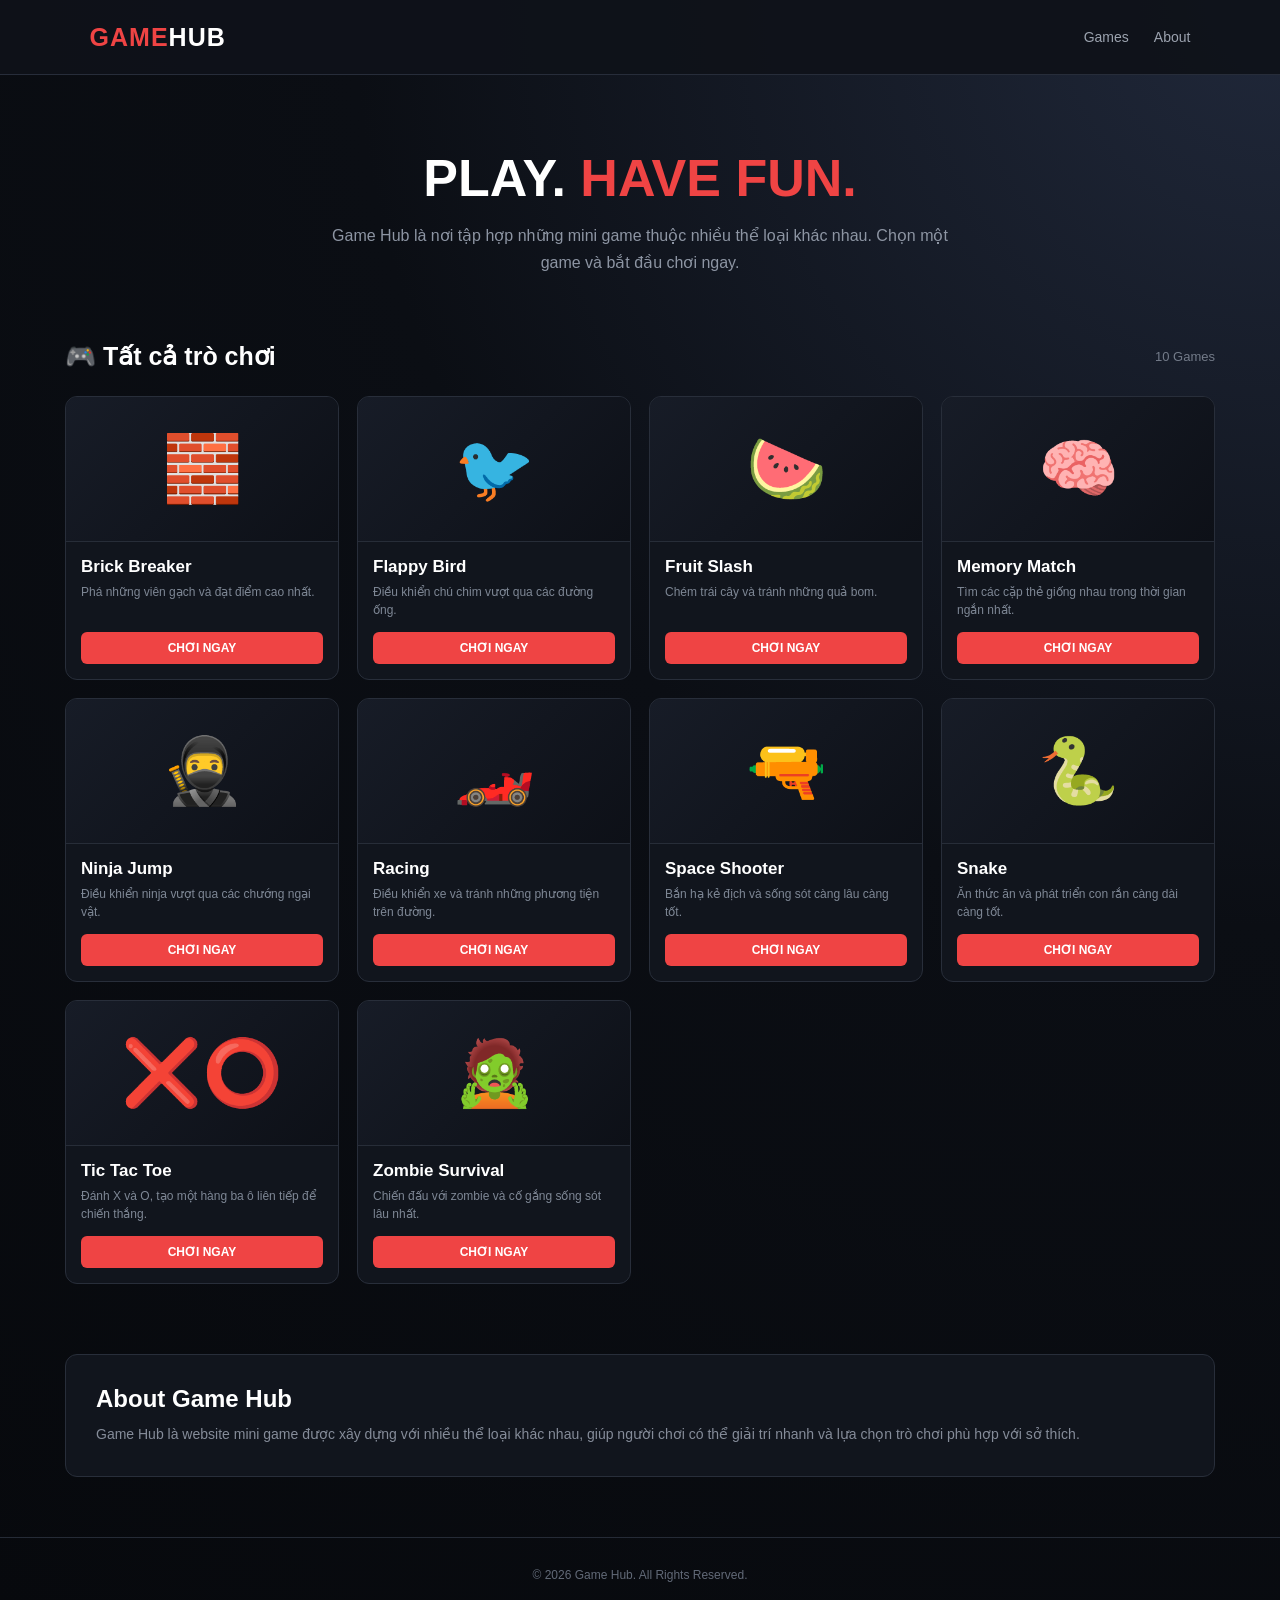
<file: index.html>
<!DOCTYPE html>
<html lang="vi">

<head>

    <meta charset="UTF-8">

    <meta
        name="viewport"
        content="width=device-width, initial-scale=1.0"
    >

    <title>Game Hub - Mini Games</title>


    <style>

        * {
            margin: 0;
            padding: 0;
            box-sizing: border-box;
        }


        body {

            min-height: 100vh;

            background:
                radial-gradient(
                    circle at top right,
                    #20283a 0%,
                    #0b0e14 45%,
                    #07090d 100%
                );

            color: #ffffff;

            font-family:
                Arial,
                Helvetica,
                sans-serif;

        }


        /* =========================
           HEADER
        ========================= */

        header {

            width: 100%;

            height: 75px;

            padding: 0 7%;

            display: flex;

            align-items: center;

            justify-content: space-between;

            background: rgba(
                15,
                18,
                26,
                0.95
            );

            border-bottom:
                1px solid #272d3a;

            position: sticky;

            top: 0;

            z-index: 100;

        }


        .logo {

            color: #ffffff;

            text-decoration: none;

            font-size: 25px;

            font-weight: 900;

            letter-spacing: 1px;

        }


        .logo span {

            color: #ef4444;

        }


        nav {

            display: flex;

            gap: 25px;

        }


        nav a {

            color: #9ca3af;

            text-decoration: none;

            font-size: 14px;

            transition: 0.2s;

        }


        nav a:hover {

            color: #ffffff;

        }


        /* =========================
           HERO
        ========================= */

        .hero {

            max-width: 1200px;

            margin: auto;

            padding:
                75px 25px 45px;

            text-align: center;

        }


        .hero h1 {

            font-size: 52px;

            line-height: 1.1;

            margin-bottom: 15px;

        }


        .hero h1 span {

            color: #ef4444;

        }


        .hero p {

            max-width: 650px;

            margin: auto;

            color: #8d95a3;

            font-size: 16px;

            line-height: 1.7;

        }


        /* =========================
           GAME SECTION
        ========================= */

        .games-section {

            max-width: 1200px;

            margin: auto;

            padding:
                20px 25px 70px;

        }


        .section-title {

            display: flex;

            align-items: center;

            justify-content: space-between;

            margin-bottom: 25px;

        }


        .section-title h2 {

            font-size: 25px;

        }


        .section-title span {

            color: #737b89;

            font-size: 13px;

        }


        /* =========================
           GAME GRID
        ========================= */

        .game-grid {

            display: grid;

            grid-template-columns:
                repeat(
                    4,
                    1fr
                );

            gap: 18px;

        }


        /* =========================
           GAME CARD
        ========================= */

        .game-card {

            min-height: 250px;

            background: #11151d;

            border:
                1px solid #282e3a;

            border-radius: 12px;

            overflow: hidden;

            transition:
                transform 0.2s,
                border-color 0.2s,
                box-shadow 0.2s;

        }


        .game-card:hover {

            transform:
                translateY(-5px);

            border-color:
                #ef4444;

            box-shadow:
                0 12px 35px
                rgba(
                    0,
                    0,
                    0,
                    0.35
                );

        }


        .game-image {

            height: 145px;

            display: flex;

            align-items: center;

            justify-content: center;

            font-size: 65px;

            background:
                linear-gradient(
                    135deg,
                    #171c27,
                    #0d1017
                );

            border-bottom:
                1px solid #272d38;

        }


        .game-info {

            padding: 15px;

        }


        .game-info h3 {

            font-size: 17px;

            margin-bottom: 6px;

        }


        .game-info p {

            color: #7e8795;

            font-size: 12px;

            line-height: 1.5;

            min-height: 36px;

        }


        .play-button {

            display: block;

            width: 100%;

            margin-top: 13px;

            padding: 9px;

            text-align: center;

            text-decoration: none;

            background: #ef4444;

            color: white;

            border-radius: 6px;

            font-size: 12px;

            font-weight: bold;

            transition:
                background 0.2s;

        }


        .play-button:hover {

            background: #dc2626;

        }


        /* =========================
           FOOTER
        ========================= */

        footer {

            border-top:
                1px solid #252b36;

            padding:
                30px 20px;

            text-align: center;

            color: #626a78;

            font-size: 12px;

        }


        /* =========================
           RESPONSIVE
        ========================= */

        @media (
            max-width: 1000px
        ) {

            .game-grid {

                grid-template-columns:
                    repeat(
                        3,
                        1fr
                    );

            }

        }


        @media (
            max-width: 750px
        ) {

            header {

                padding: 0 20px;

            }


            nav {

                display: none;

            }


            .hero h1 {

                font-size: 40px;

            }


            .game-grid {

                grid-template-columns:
                    repeat(
                        2,
                        1fr
                    );

            }

        }


        @media (
            max-width: 500px
        ) {

            .game-grid {

                grid-template-columns:
                    1fr;

            }


            .hero {

                padding-top: 50px;

            }

        }

    </style>

</head>


<body>


<!-- =========================
     HEADER
========================= -->

<header>

    <a
        href="index.html"
        class="logo"
    >
        <span>GAME</span>HUB
    </a>


    <nav>

        <a href="#games">
            Games
        </a>

        <a href="#about">
            About
        </a>

    </nav>

</header>


<!-- =========================
     HERO
========================= -->

<section class="hero">

    <h1>
        PLAY.
        <span>HAVE FUN.</span>
    </h1>


    <p>
        Game Hub là nơi tập hợp những mini game
        thuộc nhiều thể loại khác nhau.
        Chọn một game và bắt đầu chơi ngay.
    </p>

</section>


<!-- =========================
     GAMES
========================= -->

<section
    class="games-section"
    id="games"
>

    <div class="section-title">

        <h2>
            🎮 Tất cả trò chơi
        </h2>


        <span>
            10 Games
        </span>

    </div>


    <div class="game-grid">


        <!-- =====================
             1. BRICK BREAKER
        ====================== -->

        <div class="game-card">

            <div class="game-image">
                🧱
            </div>


            <div class="game-info">

                <h3>
                    Brick Breaker
                </h3>


                <p>
                    Phá những viên gạch
                    và đạt điểm cao nhất.
                </p>


                <a
                    href="games/brick-breaker.html"
                    class="play-button"
                >
                    CHƠI NGAY
                </a>

            </div>

        </div>


        <!-- =====================
             2. FLAPPY BIRD
        ====================== -->

        <div class="game-card">

            <div class="game-image">
                🐦
            </div>


            <div class="game-info">

                <h3>
                    Flappy Bird
                </h3>


                <p>
                    Điều khiển chú chim
                    vượt qua các đường ống.
                </p>


                <a
                    href="games/flappy.html"
                    class="play-button"
                >
                    CHƠI NGAY
                </a>

            </div>

        </div>


        <!-- =====================
             3. FRUIT SLASH
        ====================== -->

        <div class="game-card">

            <div class="game-image">
                🍉
            </div>


            <div class="game-info">

                <h3>
                    Fruit Slash
                </h3>


                <p>
                    Chém trái cây và
                    tránh những quả bom.
                </p>


                <a
                    href="games/fruit.html"
                    class="play-button"
                >
                    CHƠI NGAY
                </a>

            </div>

        </div>


        <!-- =====================
             4. MEMORY
        ====================== -->

        <div class="game-card">

            <div class="game-image">
                🧠
            </div>


            <div class="game-info">

                <h3>
                    Memory Match
                </h3>


                <p>
                    Tìm các cặp thẻ giống nhau
                    trong thời gian ngắn nhất.
                </p>


                <a
                    href="games/memory.html"
                    class="play-button"
                >
                    CHƠI NGAY
                </a>

            </div>

        </div>


        <!-- =====================
             5. NINJA
        ====================== -->

        <div class="game-card">

            <div class="game-image">
                🥷
            </div>


            <div class="game-info">

                <h3>
                    Ninja Jump
                </h3>


                <p>
                    Điều khiển ninja vượt qua
                    các chướng ngại vật.
                </p>


                <a
                    href="games/ninja.html"
                    class="play-button"
                >
                    CHƠI NGAY
                </a>

            </div>

        </div>


        <!-- =====================
             6. RACING
        ====================== -->

        <div class="game-card">

            <div class="game-image">
                🏎️
            </div>


            <div class="game-info">

                <h3>
                    Racing
                </h3>


                <p>
                    Điều khiển xe và tránh
                    những phương tiện trên đường.
                </p>


                <a
                    href="games/racing.html"
                    class="play-button"
                >
                    CHƠI NGAY
                </a>

            </div>

        </div>


        <!-- =====================
             7. SHOOTER
        ====================== -->

        <div class="game-card">

            <div class="game-image">
                🔫
            </div>


            <div class="game-info">

                <h3>
                    Space Shooter
                </h3>


                <p>
                    Bắn hạ kẻ địch và
                    sống sót càng lâu càng tốt.
                </p>


                <a
                    href="games/shooter.html"
                    class="play-button"
                >
                    CHƠI NGAY
                </a>

            </div>

        </div>


        <!-- =====================
             8. SNAKE
        ====================== -->

        <div class="game-card">

            <div class="game-image">
                🐍
            </div>


            <div class="game-info">

                <h3>
                    Snake
                </h3>


                <p>
                    Ăn thức ăn và phát triển
                    con rắn càng dài càng tốt.
                </p>


                <a
                    href="games/snake.html"
                    class="play-button"
                >
                    CHƠI NGAY
                </a>

            </div>

        </div>


        <!-- =====================
             9. TIC TAC TOE
        ====================== -->

        <div class="game-card">

            <div class="game-image">
                ❌⭕
            </div>


            <div class="game-info">

                <h3>
                    Tic Tac Toe
                </h3>


                <p>
                    Đánh X và O, tạo một hàng
                    ba ô liên tiếp để chiến thắng.
                </p>


                <a
                    href="games/tictactoe.html"
                    class="play-button"
                >
                    CHƠI NGAY
                </a>

            </div>

        </div>


        <!-- =====================
             10. ZOMBIE
        ====================== -->

        <div class="game-card">

            <div class="game-image">
                🧟
            </div>


            <div class="game-info">

                <h3>
                    Zombie Survival
                </h3>


                <p>
                    Chiến đấu với zombie và
                    cố gắng sống sót lâu nhất.
                </p>


                <a
                    href="games/zombie.html"
                    class="play-button"
                >
                    CHƠI NGAY
                </a>

            </div>

        </div>


    </div>

</section>


<!-- =========================
     ABOUT
========================= -->

<section
    id="about"
    style="
        max-width:1200px;
        margin:auto;
        padding:0 25px 60px;
    "
>

    <div
        style="
            background:#11151d;
            border:1px solid #282e3a;
            border-radius:12px;
            padding:30px;
        "
    >

        <h2 style="margin-bottom:10px;">
            About Game Hub
        </h2>


        <p
            style="
                color:#858c99;
                font-size:14px;
                line-height:1.7;
            "
        >
            Game Hub là website mini game được
            xây dựng với nhiều thể loại khác nhau,
            giúp người chơi có thể giải trí nhanh
            và lựa chọn trò chơi phù hợp với sở thích.
        </p>

    </div>

</section>


<!-- =========================
     FOOTER
========================= -->

<footer>

    © 2026 Game Hub.
    All Rights Reserved.

</footer>


</body>

</html>
</file>
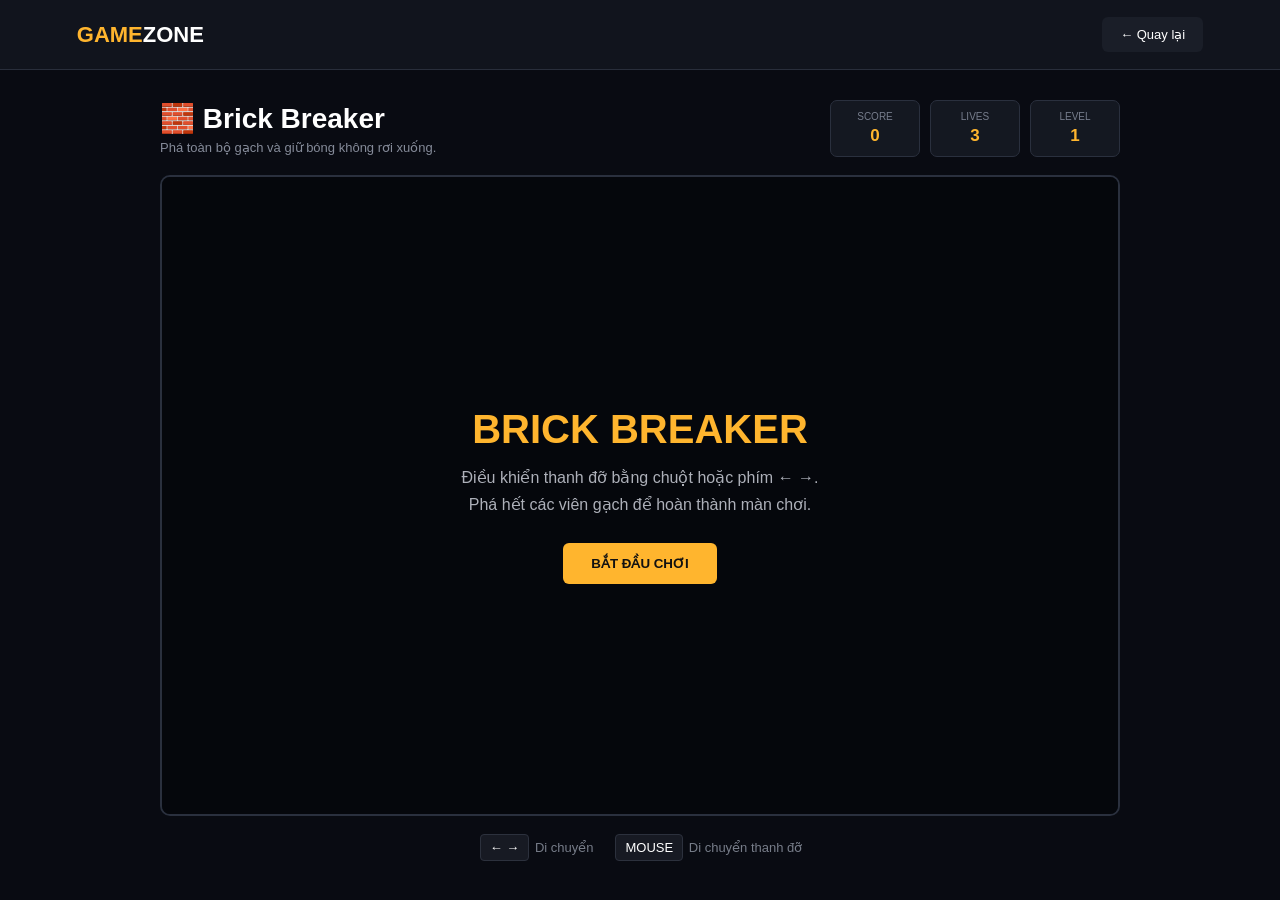
<file: games/brick-breaker.html>
<!DOCTYPE html>
<html lang="vi">
<head>
    <meta charset="UTF-8">
    <meta name="viewport" content="width=device-width, initial-scale=1.0">

    <title>Brick Breaker - GameZone</title>

    <style>
        * {
            margin: 0;
            padding: 0;
            box-sizing: border-box;
        }

        body {
            min-height: 100vh;
            background: #090b12;
            color: white;
            font-family: Arial, Helvetica, sans-serif;
        }

        .top-bar {
            height: 70px;
            padding: 0 6%;

            display: flex;
            align-items: center;
            justify-content: space-between;

            background: #11141d;
            border-bottom: 1px solid #292e3b;
        }

        .logo {
            color: white;
            text-decoration: none;

            font-size: 22px;
            font-weight: 900;
        }

        .logo span {
            color: #ffb52e;
        }

        .back-button {
            padding: 10px 18px;

            background: #1a1e28;
            color: white;

            text-decoration: none;

            border-radius: 6px;

            font-size: 13px;
        }

        .back-button:hover {
            background: #ffb52e;
            color: #111;
        }

        .game-wrapper {
            width: 100%;
            max-width: 1000px;

            margin: auto;

            padding: 30px 20px;
        }

        .game-header {
            display: flex;

            align-items: center;
            justify-content: space-between;

            margin-bottom: 18px;
        }

        .game-header h1 {
            font-size: 28px;
        }

        .game-header p {
            color: #858b99;

            font-size: 13px;

            margin-top: 5px;
        }

        .stats {
            display: flex;
            gap: 10px;
        }

        .stat-box {
            min-width: 90px;

            padding: 10px 15px;

            background: #141821;

            border: 1px solid #2a303e;

            border-radius: 7px;

            text-align: center;
        }

        .stat-box small {
            display: block;

            color: #777e8d;

            font-size: 10px;

            margin-bottom: 4px;
        }

        .stat-box span {
            color: #ffb52e;

            font-size: 17px;

            font-weight: bold;
        }

        .canvas-wrapper {
            position: relative;

            width: 100%;

            overflow: hidden;

            border: 2px solid #2a303e;

            border-radius: 10px;

            background: #080a10;
        }

        canvas {
            display: block;

            width: 100%;

            height: auto;
        }

        .start-screen {
            position: absolute;

            inset: 0;

            z-index: 10;

            display: flex;

            flex-direction: column;

            align-items: center;

            justify-content: center;

            text-align: center;

            background: rgba(5, 7, 12, 0.86);
        }

        .start-screen h2 {
            color: #ffb52e;

            font-size: 40px;

            margin-bottom: 12px;
        }

        .start-screen p {
            color: #adb0b9;

            line-height: 1.7;

            margin-bottom: 25px;
        }

        .start-button {
            padding: 13px 28px;

            border: none;

            border-radius: 6px;

            background: #ffb52e;

            color: #111;

            font-weight: bold;

            cursor: pointer;
        }

        .start-button:hover {
            background: #ffc75c;
        }

        .controls {
            margin-top: 18px;

            display: flex;

            justify-content: center;

            gap: 20px;

            flex-wrap: wrap;

            color: #777d89;

            font-size: 13px;
        }

        .key {
            display: inline-block;

            padding: 5px 9px;

            margin: 0 2px;

            background: #171a23;

            border: 1px solid #2c313d;

            border-radius: 4px;

            color: white;
        }

        @media (max-width: 700px) {

            .game-header {
                flex-direction: column;

                align-items: flex-start;

                gap: 15px;
            }

            .stats {
                width: 100%;
            }

            .stat-box {
                flex: 1;
            }

            .start-screen h2 {
                font-size: 28px;
            }
        }
    </style>
</head>

<body>

<header class="top-bar">

    <a href="../index.html" class="logo">
        <span>GAME</span>ZONE
    </a>

    <a href="../index.html" class="back-button">
        ← Quay lại
    </a>

</header>


<main class="game-wrapper">

    <div class="game-header">

        <div>

            <h1>🧱 Brick Breaker</h1>

            <p>
                Phá toàn bộ gạch và giữ bóng không rơi xuống.
            </p>

        </div>


        <div class="stats">

            <div class="stat-box">

                <small>SCORE</small>

                <span id="score">
                    0
                </span>

            </div>


            <div class="stat-box">

                <small>LIVES</small>

                <span id="lives">
                    3
                </span>

            </div>


            <div class="stat-box">

                <small>LEVEL</small>

                <span id="level">
                    1
                </span>

            </div>

        </div>

    </div>


    <div class="canvas-wrapper">

        <canvas
            id="gameCanvas"
            width="900"
            height="600">
        </canvas>


        <div
            class="start-screen"
            id="startScreen">

            <h2>BRICK BREAKER</h2>

            <p>
                Điều khiển thanh đỡ bằng chuột hoặc phím ← →.<br>
                Phá hết các viên gạch để hoàn thành màn chơi.
            </p>

            <button
                class="start-button"
                id="startButton">

                BẮT ĐẦU CHƠI

            </button>

        </div>

    </div>


    <div class="controls">

        <span>
            <span class="key">← →</span>
            Di chuyển
        </span>

        <span>
            <span class="key">MOUSE</span>
            Di chuyển thanh đỡ
        </span>

    </div>

</main>


<script src="brick.js"></script>

</body>
</html>
</file>
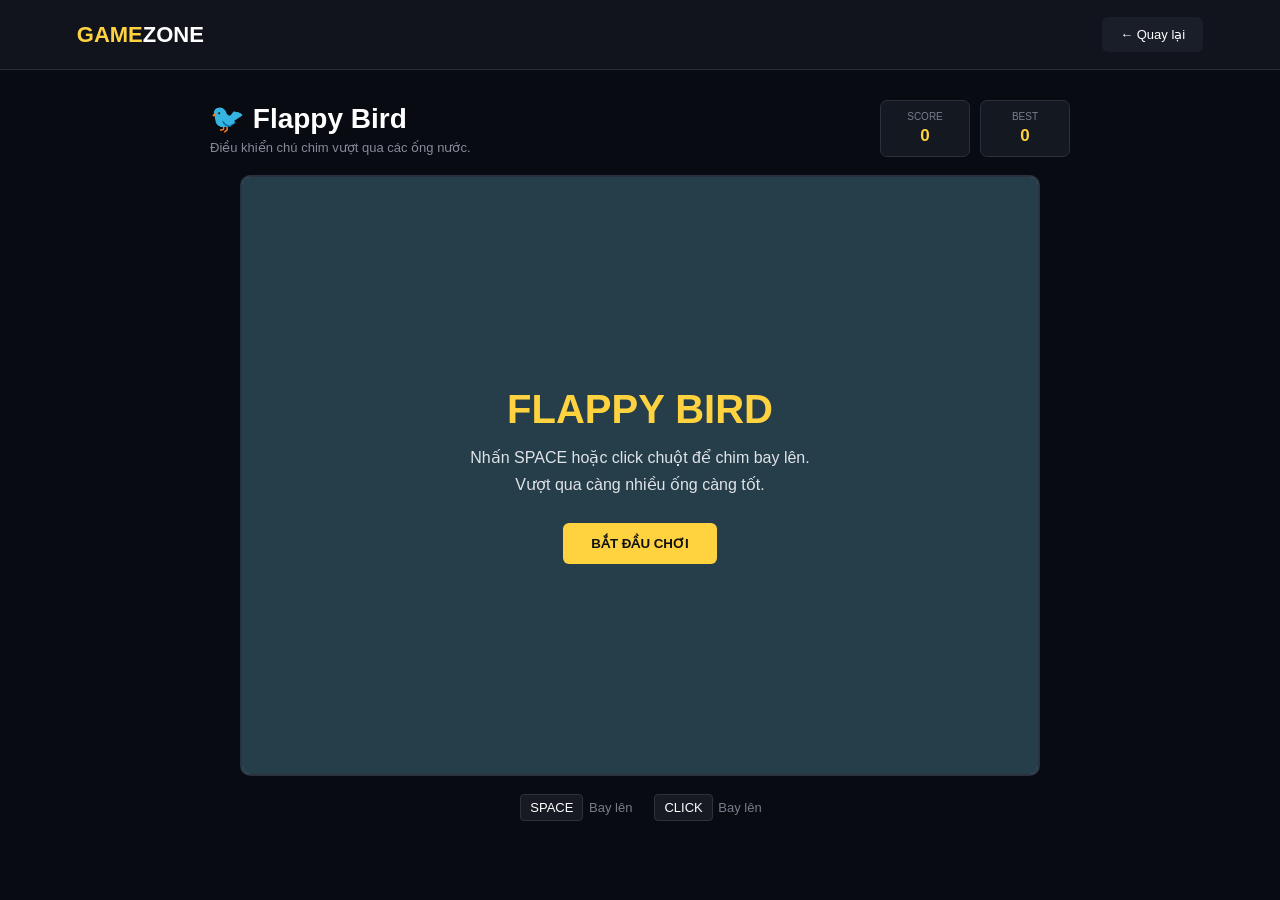
<file: games/flappy.html>
<!DOCTYPE html>
<html lang="vi">
<head>
    <meta charset="UTF-8">
    <meta name="viewport" content="width=device-width, initial-scale=1.0">

    <title>Flappy Bird - GameZone</title>

    <style>
        * {
            margin: 0;
            padding: 0;
            box-sizing: border-box;
        }

        body {
            min-height: 100vh;
            background: #090b12;
            color: white;
            font-family: Arial, Helvetica, sans-serif;
        }

        .top-bar {
            height: 70px;
            padding: 0 6%;

            display: flex;
            align-items: center;
            justify-content: space-between;

            background: #11141d;
            border-bottom: 1px solid #292e3b;
        }

        .logo {
            color: white;
            text-decoration: none;

            font-size: 22px;
            font-weight: 900;
        }

        .logo span {
            color: #ffd23f;
        }

        .back-button {
            padding: 10px 18px;

            background: #1a1e28;
            color: white;

            text-decoration: none;

            border-radius: 6px;

            font-size: 13px;
        }

        .back-button:hover {
            background: #ffd23f;
            color: #111;
        }

        .game-wrapper {
            width: 100%;
            max-width: 900px;

            margin: auto;

            padding: 30px 20px;
        }

        .game-header {
            display: flex;

            align-items: center;
            justify-content: space-between;

            margin-bottom: 18px;
        }

        .game-header h1 {
            font-size: 28px;
        }

        .game-header p {
            margin-top: 5px;

            color: #858b99;

            font-size: 13px;
        }

        .stats {
            display: flex;
            gap: 10px;
        }

        .stat-box {
            min-width: 90px;

            padding: 10px 15px;

            background: #141821;

            border: 1px solid #2a303e;

            border-radius: 7px;

            text-align: center;
        }

        .stat-box small {
            display: block;

            color: #777e8d;

            font-size: 10px;

            margin-bottom: 4px;
        }

        .stat-box span {
            color: #ffd23f;

            font-size: 17px;

            font-weight: bold;
        }

        .canvas-wrapper {
            position: relative;

            width: 100%;

            max-width: 800px;

            margin: auto;

            overflow: hidden;

            border: 2px solid #2a303e;

            border-radius: 10px;

            background: #72c7e8;
        }

        canvas {
            display: block;

            width: 100%;

            height: auto;
        }

        .start-screen {
            position: absolute;

            inset: 0;

            z-index: 10;

            display: flex;

            flex-direction: column;

            align-items: center;

            justify-content: center;

            text-align: center;

            background: rgba(7, 10, 15, 0.72);
        }

        .start-screen h2 {
            color: #ffd23f;

            font-size: 40px;

            margin-bottom: 12px;
        }

        .start-screen p {
            color: #e0e3e8;

            line-height: 1.7;

            margin-bottom: 25px;
        }

        .start-button {
            padding: 13px 28px;

            border: none;

            border-radius: 6px;

            background: #ffd23f;

            color: #111;

            font-weight: bold;

            cursor: pointer;
        }

        .start-button:hover {
            background: #ffe477;
        }

        .controls {
            margin-top: 18px;

            display: flex;

            justify-content: center;

            gap: 20px;

            flex-wrap: wrap;

            color: #777d89;

            font-size: 13px;
        }

        .key {
            display: inline-block;

            padding: 5px 9px;

            margin: 0 2px;

            background: #171a23;

            border: 1px solid #2c313d;

            border-radius: 4px;

            color: white;
        }

        @media (max-width: 700px) {

            .game-header {
                flex-direction: column;

                align-items: flex-start;

                gap: 15px;
            }

            .stats {
                width: 100%;
            }

            .stat-box {
                flex: 1;
            }

            .start-screen h2 {
                font-size: 28px;
            }
        }
    </style>
</head>

<body>

<header class="top-bar">

    <a href="../index.html" class="logo">
        <span>GAME</span>ZONE
    </a>

    <a href="../index.html" class="back-button">
        ← Quay lại
    </a>

</header>


<main class="game-wrapper">

    <div class="game-header">

        <div>

            <h1>🐦 Flappy Bird</h1>

            <p>
                Điều khiển chú chim vượt qua các ống nước.
            </p>

        </div>


        <div class="stats">

            <div class="stat-box">

                <small>SCORE</small>

                <span id="score">
                    0
                </span>

            </div>


            <div class="stat-box">

                <small>BEST</small>

                <span id="best">
                    0
                </span>

            </div>

        </div>

    </div>


    <div class="canvas-wrapper">

        <canvas
            id="gameCanvas"
            width="800"
            height="600">
        </canvas>


        <div
            class="start-screen"
            id="startScreen">

            <h2>FLAPPY BIRD</h2>

            <p>
                Nhấn SPACE hoặc click chuột để chim bay lên.<br>
                Vượt qua càng nhiều ống càng tốt.
            </p>

            <button
                class="start-button"
                id="startButton">

                BẮT ĐẦU CHƠI

            </button>

        </div>

    </div>


    <div class="controls">

        <span>
            <span class="key">SPACE</span>
            Bay lên
        </span>

        <span>
            <span class="key">CLICK</span>
            Bay lên
        </span>

    </div>

</main>


<script src="flappy.js"></script>

</body>
</html>
</file>
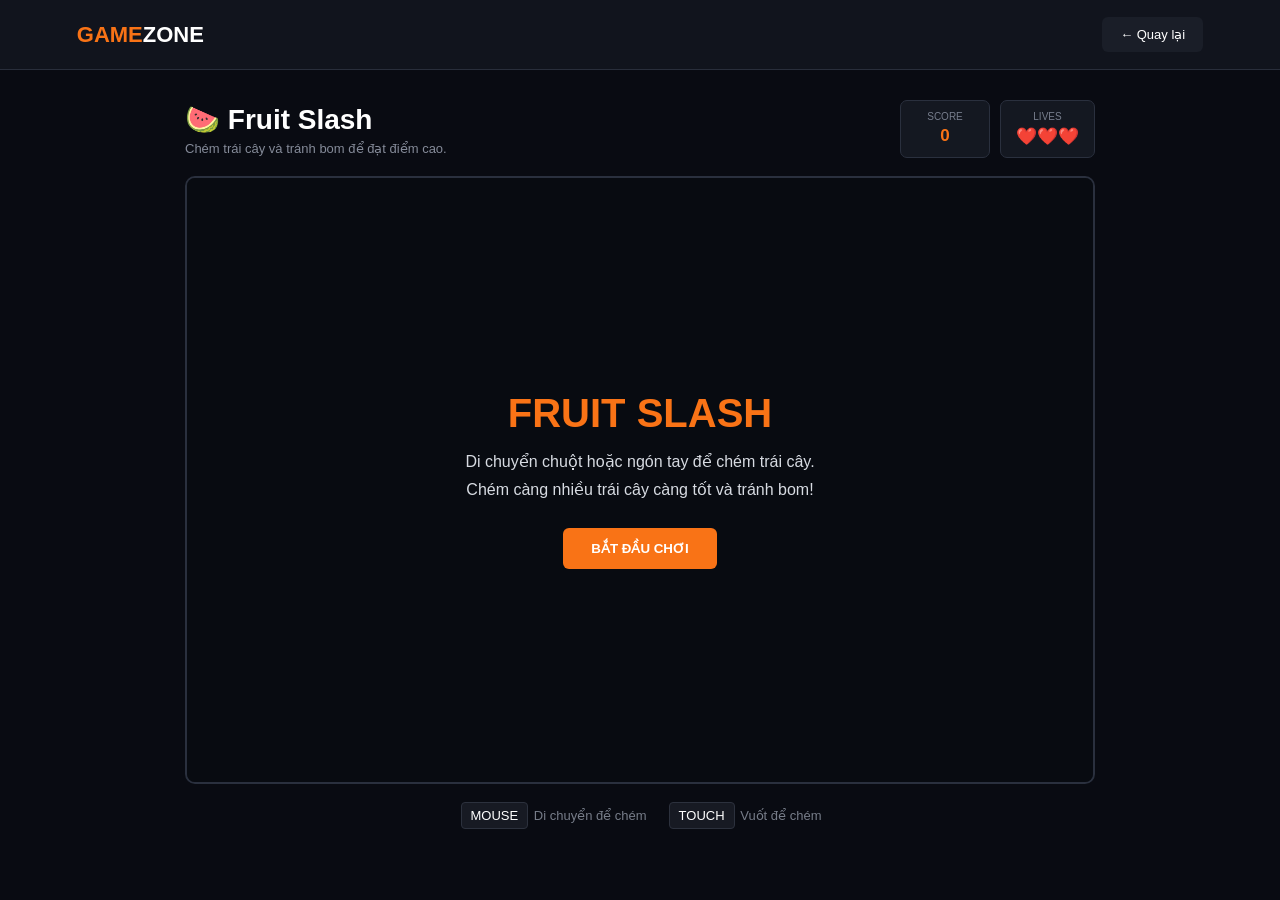
<file: games/fruit.html>
<!DOCTYPE html>
<html lang="vi">
<head>
    <meta charset="UTF-8">
    <meta name="viewport" content="width=device-width, initial-scale=1.0">

    <title>Fruit Slash - GameZone</title>

    <style>
        * {
            margin: 0;
            padding: 0;
            box-sizing: border-box;
        }

        body {
            min-height: 100vh;
            background: #090b12;
            color: white;
            font-family: Arial, Helvetica, sans-serif;
        }

        .top-bar {
            height: 70px;
            padding: 0 6%;

            display: flex;
            align-items: center;
            justify-content: space-between;

            background: #11141d;
            border-bottom: 1px solid #292e3b;
        }

        .logo {
            color: white;
            text-decoration: none;
            font-size: 22px;
            font-weight: 900;
        }

        .logo span {
            color: #f97316;
        }

        .back-button {
            padding: 10px 18px;

            background: #1a1e28;
            color: white;

            text-decoration: none;
            border-radius: 6px;

            font-size: 13px;
        }

        .back-button:hover {
            background: #f97316;
        }

        .game-wrapper {
            width: 100%;
            max-width: 950px;

            margin: auto;
            padding: 30px 20px;
        }

        .game-header {
            display: flex;
            align-items: center;
            justify-content: space-between;

            margin-bottom: 18px;
        }

        .game-header h1 {
            font-size: 28px;
        }

        .game-header p {
            margin-top: 5px;

            color: #858b99;
            font-size: 13px;
        }

        .stats {
            display: flex;
            gap: 10px;
        }

        .stat-box {
            min-width: 90px;

            padding: 10px 15px;

            background: #141821;

            border: 1px solid #2a303e;
            border-radius: 7px;

            text-align: center;
        }

        .stat-box small {
            display: block;

            color: #777e8d;
            font-size: 10px;

            margin-bottom: 4px;
        }

        .stat-box span {
            color: #f97316;

            font-size: 17px;
            font-weight: bold;
        }

        .canvas-wrapper {
            position: relative;

            width: 100%;

            overflow: hidden;

            border: 2px solid #2a303e;
            border-radius: 10px;

            background: #11151d;
        }

        canvas {
            display: block;

            width: 100%;
            height: auto;

            cursor: crosshair;

            touch-action: none;
        }

        .start-screen {
            position: absolute;

            inset: 0;

            z-index: 10;

            display: flex;

            flex-direction: column;

            align-items: center;

            justify-content: center;

            text-align: center;

            background: rgba(7, 10, 15, 0.88);
        }

        .start-screen h2 {
            color: #f97316;

            font-size: 40px;

            margin-bottom: 12px;
        }

        .start-screen p {
            color: #d7dbe2;

            line-height: 1.7;

            margin-bottom: 25px;
        }

        .start-button {
            padding: 13px 28px;

            border: none;

            border-radius: 6px;

            background: #f97316;

            color: white;

            font-weight: bold;

            cursor: pointer;
        }

        .start-button:hover {
            background: #fb923c;
        }

        .controls {
            display: flex;

            justify-content: center;

            gap: 20px;

            flex-wrap: wrap;

            margin-top: 18px;

            color: #777d89;

            font-size: 13px;
        }

        .key {
            display: inline-block;

            padding: 5px 9px;

            margin: 0 2px;

            background: #171a23;

            border: 1px solid #2c313d;

            border-radius: 4px;

            color: white;
        }

        @media (max-width: 700px) {

            .game-header {
                flex-direction: column;

                align-items: flex-start;

                gap: 15px;
            }

            .stats {
                width: 100%;
            }

            .stat-box {
                flex: 1;
            }

            .start-screen h2 {
                font-size: 28px;
            }
        }
    </style>
</head>

<body>

<header class="top-bar">

    <a href="../index.html" class="logo">
        <span>GAME</span>ZONE
    </a>

    <a href="../index.html" class="back-button">
        ← Quay lại
    </a>

</header>


<main class="game-wrapper">

    <div class="game-header">

        <div>

            <h1>🍉 Fruit Slash</h1>

            <p>
                Chém trái cây và tránh bom để đạt điểm cao.
            </p>

        </div>


        <div class="stats">

            <div class="stat-box">

                <small>SCORE</small>

                <span id="score">
                    0
                </span>

            </div>


            <div class="stat-box">

                <small>LIVES</small>

                <span id="lives">
                    ❤️❤️❤️
                </span>

            </div>

        </div>

    </div>


    <div class="canvas-wrapper">

        <canvas
            id="gameCanvas"
            width="900"
            height="600">
        </canvas>


        <div
            class="start-screen"
            id="startScreen">

            <h2>FRUIT SLASH</h2>

            <p>
                Di chuyển chuột hoặc ngón tay để chém trái cây.<br>
                Chém càng nhiều trái cây càng tốt và tránh bom!
            </p>

            <button
                class="start-button"
                id="startButton">

                BẮT ĐẦU CHƠI

            </button>

        </div>

    </div>


    <div class="controls">

        <span>
            <span class="key">MOUSE</span>
            Di chuyển để chém
        </span>

        <span>
            <span class="key">TOUCH</span>
            Vuốt để chém
        </span>

    </div>

</main>


<script src="fruit.js"></script>

</body>
</html>
</file>
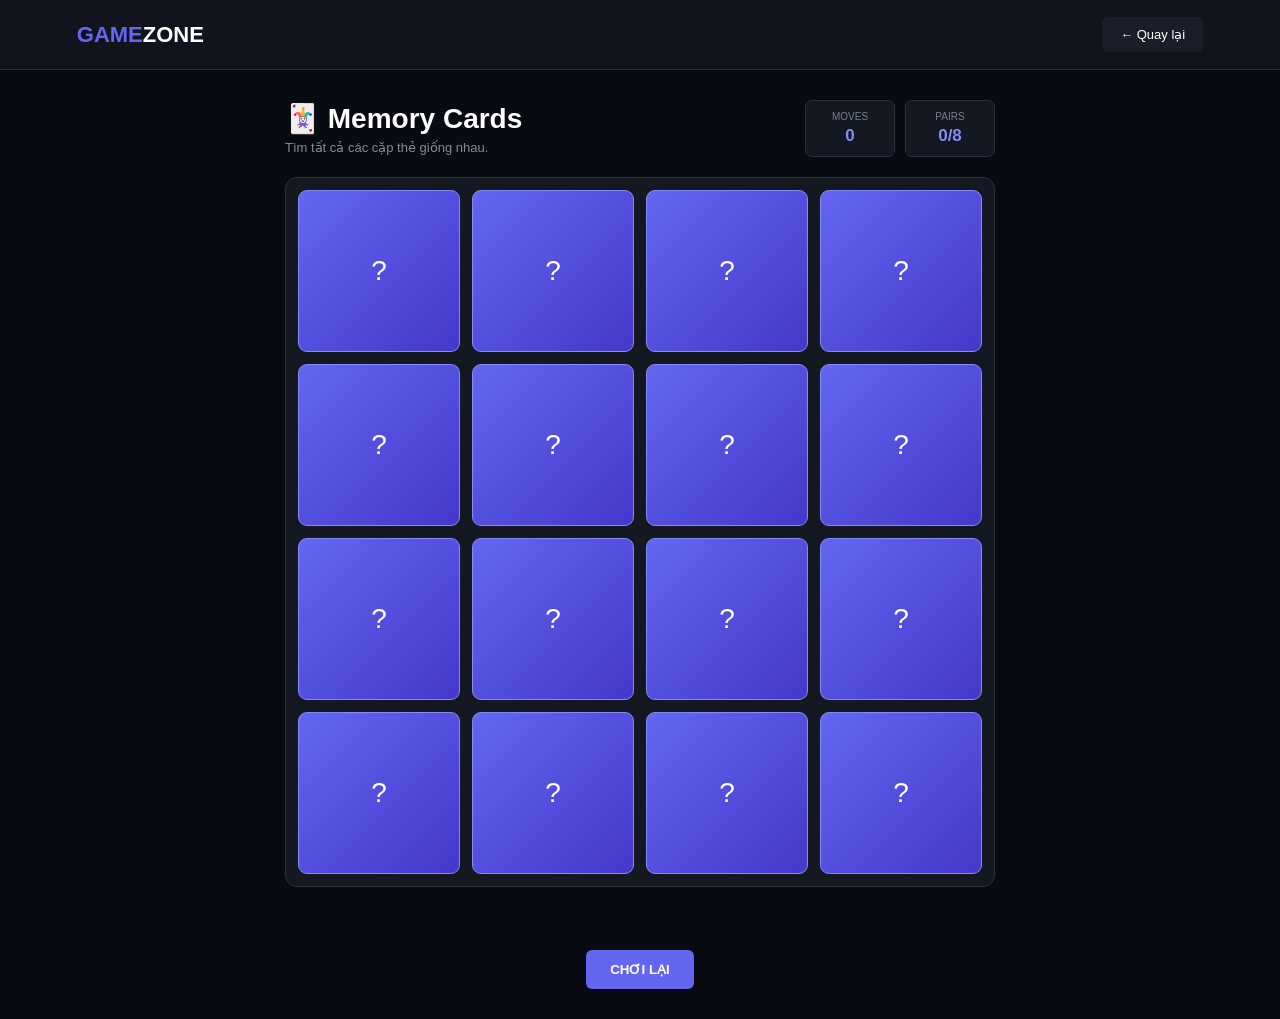
<file: games/memory.html>
<!DOCTYPE html>
<html lang="vi">
<head>
    <meta charset="UTF-8">
    <meta name="viewport" content="width=device-width, initial-scale=1.0">

    <title>Memory Cards - GameZone</title>

    <style>
        * {
            margin: 0;
            padding: 0;
            box-sizing: border-box;
        }

        body {
            min-height: 100vh;

            background: #090b12;

            color: white;

            font-family:
                Arial,
                Helvetica,
                sans-serif;
        }

        .top-bar {
            height: 70px;

            padding: 0 6%;

            display: flex;

            align-items: center;

            justify-content: space-between;

            background: #11141d;

            border-bottom:
                1px solid #292e3b;
        }

        .logo {
            color: white;

            text-decoration: none;

            font-size: 22px;

            font-weight: 900;
        }

        .logo span {
            color: #6366f1;
        }

        .back-button {
            padding:
                10px 18px;

            background: #1a1e28;

            color: white;

            text-decoration: none;

            border-radius: 6px;

            font-size: 13px;
        }

        .back-button:hover {
            background: #6366f1;
        }

        .game-wrapper {
            width: 100%;

            max-width: 750px;

            margin: auto;

            padding: 30px 20px;
        }

        .game-header {
            display: flex;

            align-items: center;

            justify-content: space-between;

            margin-bottom: 20px;
        }

        .game-header h1 {
            font-size: 28px;
        }

        .game-header p {
            margin-top: 5px;

            color: #858b99;

            font-size: 13px;
        }

        .stats {
            display: flex;

            gap: 10px;
        }

        .stat-box {
            min-width: 90px;

            padding:
                10px 15px;

            background: #141821;

            border:
                1px solid #2a303e;

            border-radius: 7px;

            text-align: center;
        }

        .stat-box small {
            display: block;

            color: #777e8d;

            font-size: 10px;

            margin-bottom: 4px;
        }

        .stat-box span {
            color: #818cf8;

            font-size: 17px;

            font-weight: bold;
        }

        .memory-board {
            width: 100%;

            display: grid;

            grid-template-columns:
                repeat(4, 1fr);

            gap: 12px;

            padding: 12px;

            background: #141821;

            border:
                1px solid #2a303e;

            border-radius: 12px;
        }

        .card {
            position: relative;

            aspect-ratio: 1 / 1;

            border: none;

            background: transparent;

            cursor: pointer;

            perspective: 700px;
        }

        .card-inner {
            position: absolute;

            inset: 0;

            transition:
                transform 0.45s;

            transform-style:
                preserve-3d;
        }

        .card.flipped .card-inner,
        .card.matched .card-inner {
            transform:
                rotateY(180deg);
        }

        .card-front,
        .card-back {
            position: absolute;

            inset: 0;

            display: flex;

            align-items: center;

            justify-content: center;

            border-radius: 9px;

            backface-visibility:
                hidden;
        }

        .card-front {
            background:
                linear-gradient(
                    135deg,
                    #6366f1,
                    #4338ca
                );

            border:
                1px solid #818cf8;

            font-size: 28px;

            color: white;
        }

        .card-back {
            background: #202532;

            border:
                1px solid #343b4b;

            transform:
                rotateY(180deg);

            font-size: 40px;
        }

        .card.matched .card-back {
            background: #18271f;

            border:
                1px solid #22c55e;

            box-shadow:
                0 0 15px
                rgba(
                    34,
                    197,
                    94,
                    0.25
                );
        }

        .buttons {
            display: flex;

            justify-content: center;

            gap: 10px;

            margin-top: 22px;
        }

        .button {
            padding:
                12px 24px;

            border: none;

            border-radius: 6px;

            background: #6366f1;

            color: white;

            font-weight: bold;

            cursor: pointer;
        }

        .button:hover {
            background: #818cf8;
        }

        .result {
            min-height: 25px;

            margin-top: 16px;

            text-align: center;

            color: #c8cdd6;

            font-size: 14px;
        }

        @media (max-width: 600px) {

            .game-header {
                flex-direction: column;

                align-items: flex-start;

                gap: 15px;
            }

            .stats {
                width: 100%;
            }

            .stat-box {
                flex: 1;
            }

            .memory-board {
                grid-template-columns:
                    repeat(4, 1fr);

                gap: 7px;

                padding: 7px;
            }

            .card-back {
                font-size: 28px;
            }

        }
    </style>
</head>

<body>

<header class="top-bar">

    <a href="../index.html" class="logo">
        <span>GAME</span>ZONE
    </a>

    <a href="../index.html" class="back-button">
        ← Quay lại
    </a>

</header>


<main class="game-wrapper">

    <div class="game-header">

        <div>

            <h1>🃏 Memory Cards</h1>

            <p>
                Tìm tất cả các cặp thẻ giống nhau.
            </p>

        </div>


        <div class="stats">

            <div class="stat-box">

                <small>MOVES</small>

                <span id="moves">
                    0
                </span>

            </div>


            <div class="stat-box">

                <small>PAIRS</small>

                <span id="pairs">
                    0/8
                </span>

            </div>

        </div>

    </div>


    <div
        class="memory-board"
        id="memoryBoard">
    </div>


    <div
        class="result"
        id="result">
    </div>


    <div class="buttons">

        <button
            class="button"
            id="restartButton">

            CHƠI LẠI

        </button>

    </div>

</main>


<script src="memory.js"></script>

</body>
</html>
</file>
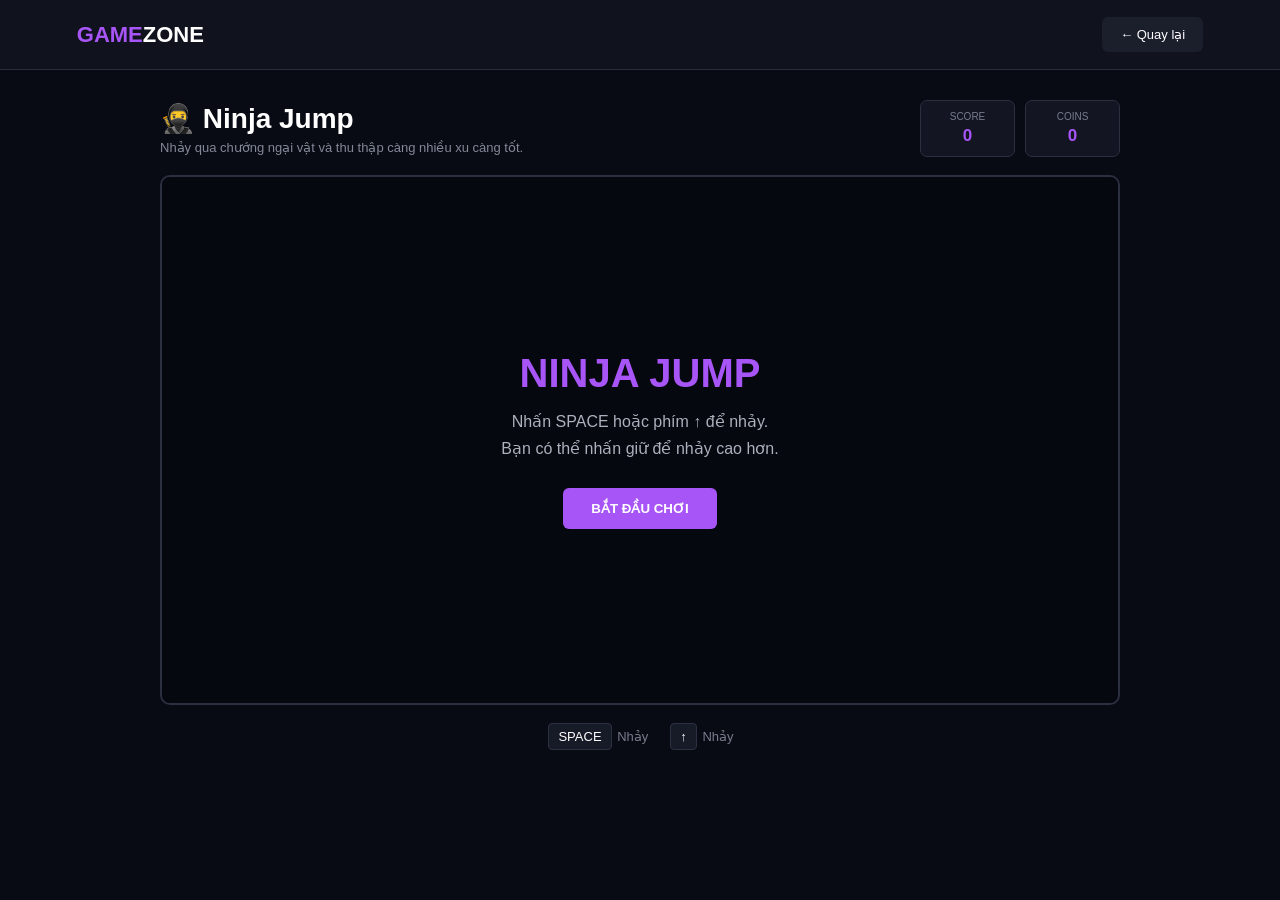
<file: games/ninja.html>
<!DOCTYPE html>
<html lang="vi">
<head>
    <meta charset="UTF-8">
    <meta name="viewport" content="width=device-width, initial-scale=1.0">

    <title>Ninja Jump - GameZone</title>

    <style>
        * {
            margin: 0;
            padding: 0;
            box-sizing: border-box;
        }

        body {
            min-height: 100vh;
            background: #090b14;
            color: white;
            font-family: Arial, Helvetica, sans-serif;
        }

        .top-bar {
            height: 70px;
            padding: 0 6%;

            display: flex;
            align-items: center;
            justify-content: space-between;

            background: #10121d;
            border-bottom: 1px solid #292d3c;
        }

        .logo {
            color: white;
            text-decoration: none;
            font-size: 22px;
            font-weight: 900;
        }

        .logo span {
            color: #a855f7;
        }

        .back-button {
            padding: 10px 18px;

            background: #1b1e2b;
            color: white;

            text-decoration: none;

            border-radius: 6px;

            font-size: 13px;
        }

        .back-button:hover {
            background: #a855f7;
        }

        .game-wrapper {
            width: 100%;
            max-width: 1000px;

            margin: auto;

            padding: 30px 20px;
        }

        .game-header {
            display: flex;

            align-items: center;
            justify-content: space-between;

            margin-bottom: 18px;
        }

        .game-header h1 {
            font-size: 28px;
        }

        .game-header p {
            margin-top: 5px;

            color: #838898;

            font-size: 13px;
        }

        .stats {
            display: flex;
            gap: 10px;
        }

        .stat-box {
            min-width: 95px;

            padding: 10px 15px;

            background: #131622;

            border: 1px solid #2b3040;

            border-radius: 7px;

            text-align: center;
        }

        .stat-box small {
            display: block;

            color: #777d8d;

            font-size: 10px;

            margin-bottom: 4px;
        }

        .stat-box span {
            color: #a855f7;

            font-size: 17px;

            font-weight: bold;
        }

        .canvas-wrapper {
            position: relative;

            width: 100%;

            overflow: hidden;

            border: 2px solid #2b3040;

            border-radius: 10px;

            background: #080a12;
        }

        canvas {
            display: block;

            width: 100%;

            height: auto;
        }

        .start-screen {
            position: absolute;

            inset: 0;

            z-index: 10;

            display: flex;

            flex-direction: column;

            align-items: center;

            justify-content: center;

            text-align: center;

            background: rgba(7, 8, 15, 0.84);
        }

        .start-screen h2 {
            color: #a855f7;

            font-size: 40px;

            margin-bottom: 12px;
        }

        .start-screen p {
            color: #adb0bd;

            line-height: 1.7;

            margin-bottom: 25px;
        }

        .start-button {
            padding: 13px 28px;

            border: none;

            border-radius: 6px;

            background: #a855f7;

            color: white;

            font-weight: bold;

            cursor: pointer;
        }

        .start-button:hover {
            background: #b96df9;
        }

        .controls {
            display: flex;

            justify-content: center;

            gap: 20px;

            flex-wrap: wrap;

            margin-top: 18px;

            color: #777c8c;

            font-size: 13px;
        }

        .key {
            display: inline-block;

            padding: 5px 9px;

            margin: 0 2px;

            background: #171a27;

            border: 1px solid #2c3141;

            border-radius: 4px;

            color: white;
        }

        @media (max-width: 700px) {

            .game-header {
                flex-direction: column;

                align-items: flex-start;

                gap: 15px;
            }

            .stats {
                width: 100%;
            }

            .stat-box {
                flex: 1;
            }

            .start-screen h2 {
                font-size: 28px;
            }
        }
    </style>
</head>

<body>

<header class="top-bar">

    <a href="../index.html" class="logo">
        <span>GAME</span>ZONE
    </a>

    <a href="../index.html" class="back-button">
        ← Quay lại
    </a>

</header>


<main class="game-wrapper">

    <div class="game-header">

        <div>
            <h1>🥷 Ninja Jump</h1>

            <p>
                Nhảy qua chướng ngại vật và thu thập càng nhiều xu càng tốt.
            </p>
        </div>

        <div class="stats">

            <div class="stat-box">

                <small>SCORE</small>

                <span id="score">
                    0
                </span>

            </div>

            <div class="stat-box">

                <small>COINS</small>

                <span id="coins">
                    0
                </span>

            </div>

        </div>

    </div>


    <div class="canvas-wrapper">

        <canvas
            id="gameCanvas"
            width="1000"
            height="550">
        </canvas>


        <div
            class="start-screen"
            id="startScreen">

            <h2>NINJA JUMP</h2>

            <p>
                Nhấn SPACE hoặc phím ↑ để nhảy.<br>
                Bạn có thể nhấn giữ để nhảy cao hơn.
            </p>

            <button
                class="start-button"
                id="startButton">

                BẮT ĐẦU CHƠI

            </button>

        </div>

    </div>


    <div class="controls">

        <span>
            <span class="key">SPACE</span>
            Nhảy
        </span>

        <span>
            <span class="key">↑</span>
            Nhảy
        </span>

    </div>

</main>


<script src="ninja.js"></script>

</body>
</html>
</file>
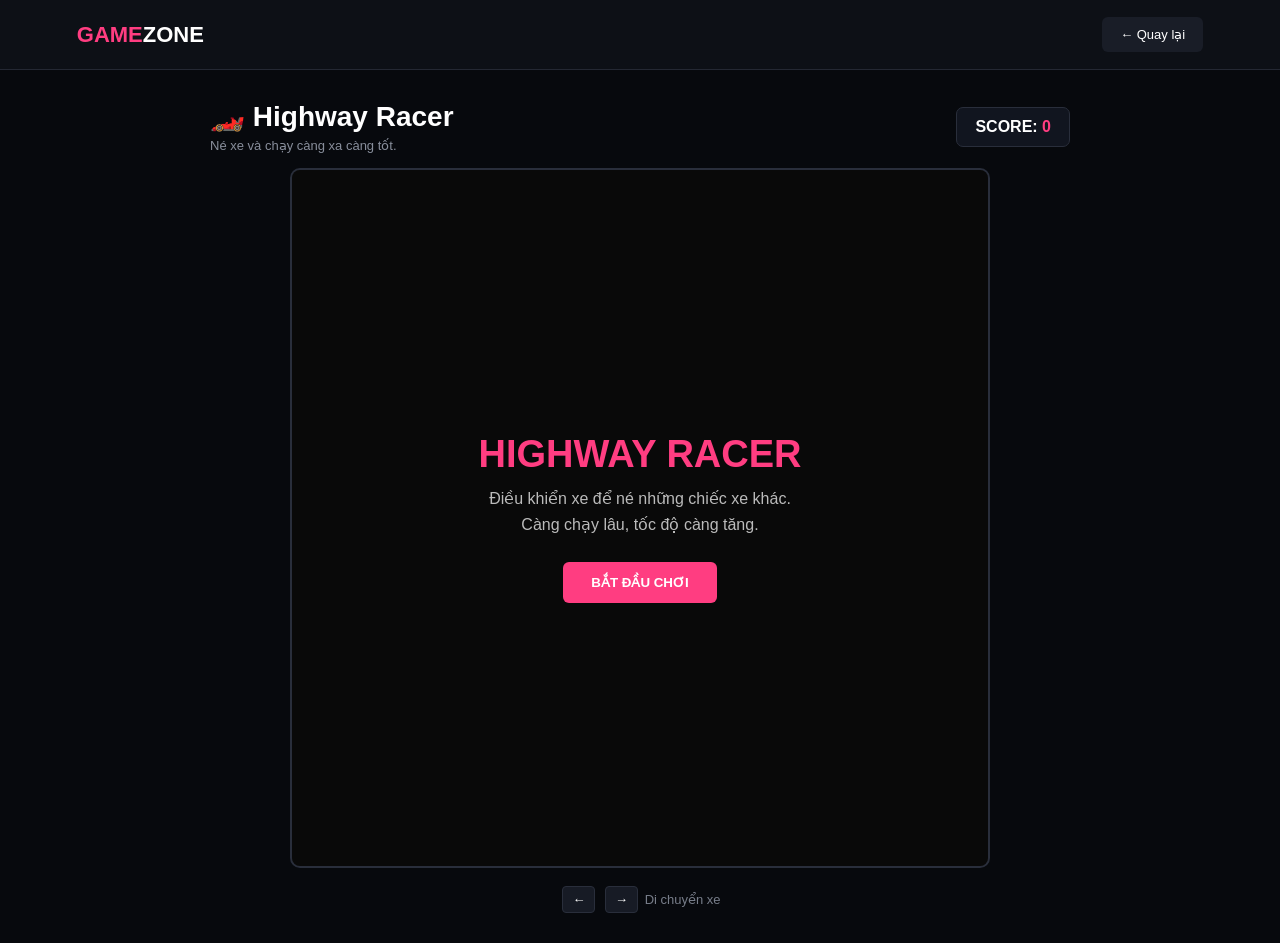
<file: games/racing.html>
<!DOCTYPE html>
<html lang="vi">
<head>
    <meta charset="UTF-8">
    <meta name="viewport" content="width=device-width, initial-scale=1.0">
    <title>Highway Racer - GameZone</title>

    <style>
        * {
            margin: 0;
            padding: 0;
            box-sizing: border-box;
        }

        body {
            min-height: 100vh;
            background: #07090d;
            color: white;
            font-family: Arial, sans-serif;
        }

        .top-bar {
            height: 70px;
            padding: 0 6%;
            display: flex;
            align-items: center;
            justify-content: space-between;
            background: #0d1016;
            border-bottom: 1px solid #242833;
        }

        .logo {
            color: white;
            text-decoration: none;
            font-size: 22px;
            font-weight: 900;
        }

        .logo span {
            color: #ff3d81;
        }

        .back-button {
            padding: 10px 18px;
            background: #191d27;
            color: white;
            text-decoration: none;
            border-radius: 6px;
            font-size: 13px;
        }

        .back-button:hover {
            background: #ff3d81;
        }

        .game-wrapper {
            width: 100%;
            max-width: 900px;
            margin: auto;
            padding: 30px 20px;
        }

        .game-header {
            display: flex;
            justify-content: space-between;
            align-items: center;
            margin-bottom: 15px;
        }

        .game-header h1 {
            font-size: 28px;
        }

        .game-header p {
            color: #888e9b;
            font-size: 13px;
            margin-top: 5px;
        }

        .score-box {
            padding: 10px 18px;
            background: #11151f;
            border: 1px solid #292e3b;
            border-radius: 7px;
            font-weight: bold;
        }

        .score-box span {
            color: #ff3d81;
        }

        .canvas-wrapper {
            position: relative;
            width: 100%;
            max-width: 700px;
            margin: auto;
            overflow: hidden;
            border: 2px solid #292e3b;
            border-radius: 10px;
            background: #222;
        }

        canvas {
            display: block;
            width: 100%;
            height: auto;
        }

        .start-screen {
            position: absolute;
            inset: 0;
            z-index: 5;

            display: flex;
            flex-direction: column;
            align-items: center;
            justify-content: center;

            background: rgba(0, 0, 0, 0.75);
        }

        .start-screen h2 {
            color: #ff3d81;
            font-size: 38px;
            margin-bottom: 10px;
        }

        .start-screen p {
            color: #bbb;
            text-align: center;
            line-height: 1.6;
            margin-bottom: 25px;
        }

        .start-button {
            padding: 13px 28px;
            border: none;
            border-radius: 6px;

            background: #ff3d81;
            color: white;

            font-weight: bold;
            cursor: pointer;
        }

        .start-button:hover {
            background: #ff5a94;
        }

        .controls {
            text-align: center;
            color: #777d89;
            font-size: 13px;
            margin-top: 18px;
        }

        .key {
            display: inline-block;
            padding: 5px 9px;
            margin: 0 3px;

            background: #171b25;
            border: 1px solid #292e3b;
            border-radius: 4px;

            color: white;
        }

        @media (max-width: 600px) {
            .game-header {
                flex-direction: column;
                align-items: flex-start;
                gap: 12px;
            }
        }
    </style>
</head>

<body>

<header class="top-bar">

    <a href="../index.html" class="logo">
        <span>GAME</span>ZONE
    </a>

    <a href="../index.html" class="back-button">
        ← Quay lại
    </a>

</header>


<main class="game-wrapper">

    <div class="game-header">

        <div>
            <h1>🏎️ Highway Racer</h1>

            <p>
                Né xe và chạy càng xa càng tốt.
            </p>
        </div>

        <div class="score-box">
            SCORE:
            <span id="score">0</span>
        </div>

    </div>


    <div class="canvas-wrapper">

        <canvas
            id="gameCanvas"
            width="700"
            height="700">
        </canvas>


        <div
            class="start-screen"
            id="startScreen">

            <h2>HIGHWAY RACER</h2>

            <p>
                Điều khiển xe để né những chiếc xe khác.<br>
                Càng chạy lâu, tốc độ càng tăng.
            </p>

            <button
                class="start-button"
                id="startButton">

                BẮT ĐẦU CHƠI

            </button>

        </div>

    </div>


    <div class="controls">

        <span class="key">←</span>
        <span class="key">→</span>

        Di chuyển xe

    </div>

</main>


<script src="racing.js"></script>

</body>
</html>
</file>
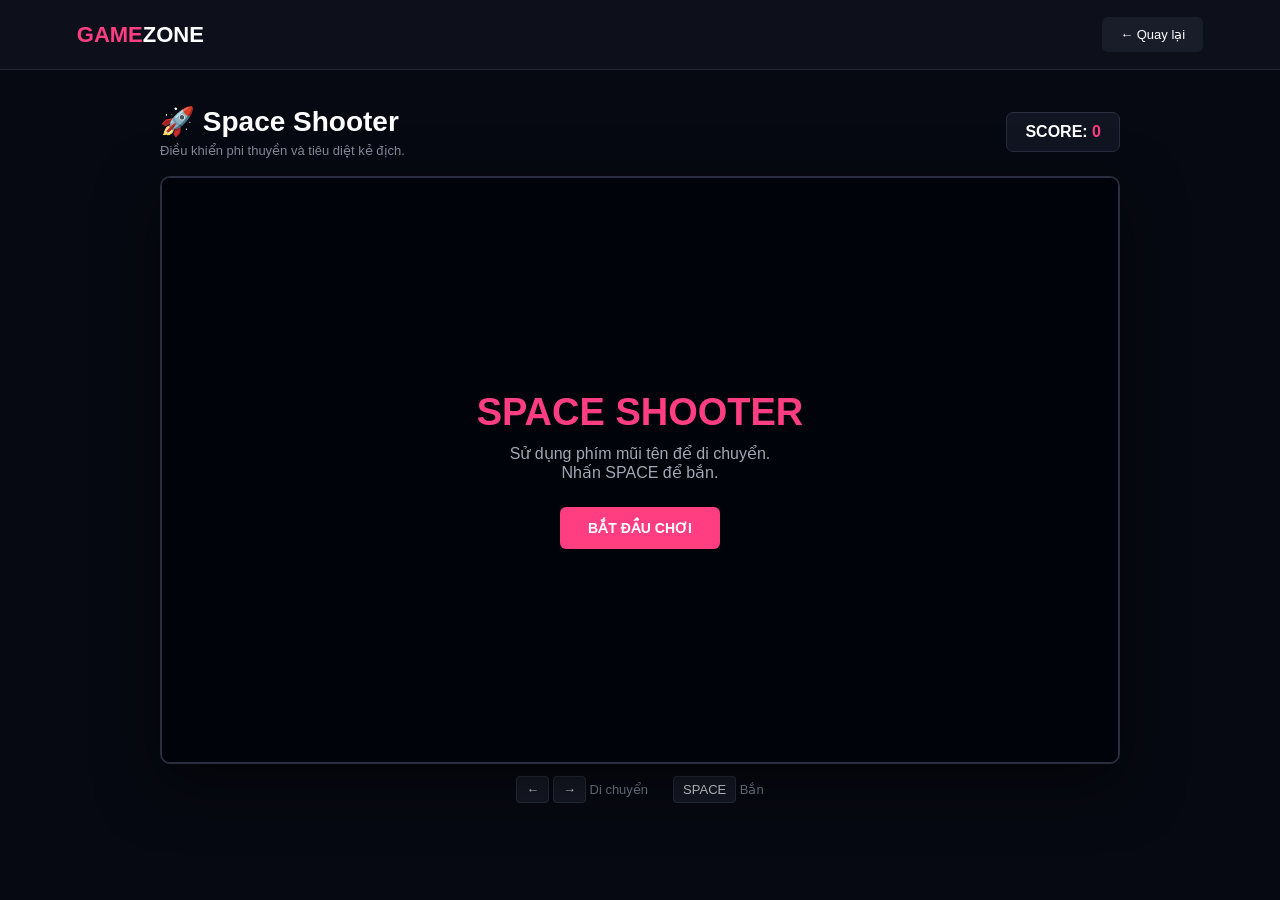
<file: games/shooter.html>
<!DOCTYPE html>
<html lang="vi">
<head>
    <meta charset="UTF-8">
    <meta name="viewport" content="width=device-width, initial-scale=1.0">

    <title>Space Shooter - GameZone</title>

    <style>
        * {
            margin: 0;
            padding: 0;
            box-sizing: border-box;
        }

        body {
            min-height: 100vh;

            display: flex;
            flex-direction: column;
            align-items: center;

            background: #070912;
            color: white;

            font-family: Arial, Helvetica, sans-serif;
        }

        /* HEADER */

        .top-bar {
            width: 100%;
            height: 70px;

            display: flex;
            align-items: center;
            justify-content: space-between;

            padding: 0 6%;

            background: #0d101b;
            border-bottom: 1px solid #242838;
        }

        .logo {
            color: white;
            text-decoration: none;

            font-size: 22px;
            font-weight: 900;
        }

        .logo span {
            color: #ff3d81;
        }

        .back-button {
            padding: 10px 18px;

            border-radius: 6px;

            background: #191d2a;

            color: white;
            text-decoration: none;

            font-size: 13px;

            transition: 0.3s;
        }

        .back-button:hover {
            background: #ff3d81;
        }

        /* GAME AREA */

        .game-wrapper {
            width: 100%;
            max-width: 1000px;

            padding: 35px 20px;
        }

        .game-header {
            display: flex;
            align-items: center;
            justify-content: space-between;

            margin-bottom: 18px;
        }

        .game-header h1 {
            font-size: 28px;
        }

        .game-header p {
            color: #858a98;
            font-size: 13px;
            margin-top: 5px;
        }

        .score-box {
            padding: 10px 18px;

            background: #111522;

            border: 1px solid #292e40;

            border-radius: 7px;

            font-weight: bold;
        }

        .score-box span {
            color: #ff3d81;
        }

        /* CANVAS */

        .canvas-container {
            position: relative;

            width: 100%;

            border: 2px solid #292e40;

            border-radius: 10px;

            overflow: hidden;

            background: #02030a;

            box-shadow:
                0 20px 60px
                rgba(0, 0, 0, 0.5);
        }

        canvas {
            display: block;

            width: 100%;

            height: auto;

            background: #02030a;
        }

        /* START SCREEN */

        .start-screen {
            position: absolute;

            inset: 0;

            display: flex;
            flex-direction: column;

            align-items: center;
            justify-content: center;

            background: rgba(2, 3, 10, 0.82);

            z-index: 10;
        }

        .start-screen h2 {
            font-size: 38px;

            margin-bottom: 10px;

            color: #ff3d81;
        }

        .start-screen p {
            color: #a4a8b4;

            margin-bottom: 25px;

            text-align: center;
        }

        .start-button {
            border: none;

            padding: 13px 28px;

            background: #ff3d81;

            color: white;

            border-radius: 6px;

            cursor: pointer;

            font-size: 14px;

            font-weight: bold;
        }

        .start-button:hover {
            background: #ff5a94;
        }

        /* CONTROLS */

        .controls {
            margin-top: 18px;

            display: flex;

            justify-content: center;

            gap: 25px;

            flex-wrap: wrap;

            color: #777d8d;

            font-size: 13px;
        }

        .control-key {
            padding: 5px 9px;

            background: #151925;

            border: 1px solid #282d3d;

            border-radius: 4px;

            color: #d9dbe2;
        }

        @media (max-width: 600px) {

            .game-header {
                flex-direction: column;

                align-items: flex-start;

                gap: 12px;
            }

            .start-screen h2 {
                font-size: 28px;
            }

        }
    </style>
</head>

<body>

    <header class="top-bar">

        <a href="../index.html" class="logo">
            <span>GAME</span>ZONE
        </a>

        <a href="../index.html" class="back-button">
            ← Quay lại
        </a>

    </header>


    <main class="game-wrapper">

        <div class="game-header">

            <div>
                <h1>🚀 Space Shooter</h1>

                <p>
                    Điều khiển phi thuyền và tiêu diệt kẻ địch.
                </p>
            </div>

            <div class="score-box">
                SCORE:
                <span id="score">0</span>
            </div>

        </div>


        <div class="canvas-container">

            <canvas
                id="gameCanvas"
                width="900"
                height="550"
            ></canvas>


            <div
                class="start-screen"
                id="startScreen"
            >

                <h2>SPACE SHOOTER</h2>

                <p>
                    Sử dụng phím mũi tên để di chuyển.<br>
                    Nhấn SPACE để bắn.
                </p>

                <button
                    class="start-button"
                    id="startButton"
                >
                    BẮT ĐẦU CHƠI
                </button>

            </div>

        </div>


        <div class="controls">

            <span>
                <span class="control-key">←</span>
                <span class="control-key">→</span>
                Di chuyển
            </span>

            <span>
                <span class="control-key">SPACE</span>
                Bắn
            </span>

        </div>

    </main>


    <script src="shooter.js"></script>

</body>
</html>
</file>
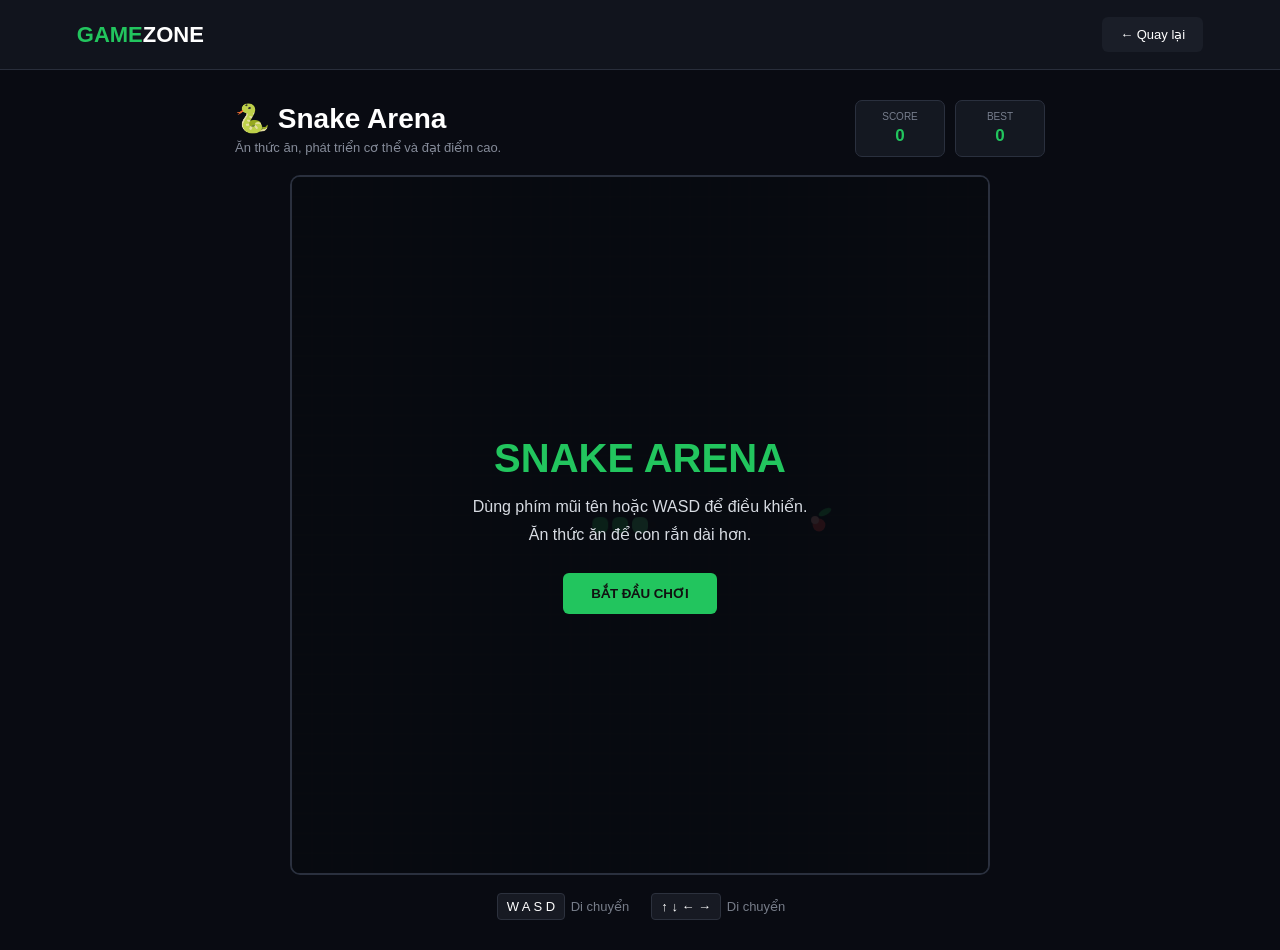
<file: games/snake.html>
<!DOCTYPE html>
<html lang="vi">
<head>
    <meta charset="UTF-8">
    <meta name="viewport" content="width=device-width, initial-scale=1.0">

    <title>Snake Arena - GameZone</title>

    <style>
        * {
            margin: 0;
            padding: 0;
            box-sizing: border-box;
        }

        body {
            min-height: 100vh;
            background: #090b12;
            color: white;
            font-family: Arial, Helvetica, sans-serif;
        }

        .top-bar {
            height: 70px;
            padding: 0 6%;

            display: flex;
            align-items: center;
            justify-content: space-between;

            background: #11141d;
            border-bottom: 1px solid #292e3b;
        }

        .logo {
            color: white;
            text-decoration: none;

            font-size: 22px;
            font-weight: 900;
        }

        .logo span {
            color: #22c55e;
        }

        .back-button {
            padding: 10px 18px;

            background: #1a1e28;
            color: white;

            text-decoration: none;

            border-radius: 6px;

            font-size: 13px;
        }

        .back-button:hover {
            background: #22c55e;
            color: #111;
        }

        .game-wrapper {
            width: 100%;
            max-width: 850px;

            margin: auto;

            padding: 30px 20px;
        }

        .game-header {
            display: flex;
            align-items: center;
            justify-content: space-between;

            margin-bottom: 18px;
        }

        .game-header h1 {
            font-size: 28px;
        }

        .game-header p {
            margin-top: 5px;

            color: #858b99;

            font-size: 13px;
        }

        .stats {
            display: flex;
            gap: 10px;
        }

        .stat-box {
            min-width: 90px;

            padding: 10px 15px;

            background: #141821;

            border: 1px solid #2a303e;

            border-radius: 7px;

            text-align: center;
        }

        .stat-box small {
            display: block;

            color: #777e8d;

            font-size: 10px;

            margin-bottom: 4px;
        }

        .stat-box span {
            color: #22c55e;

            font-size: 17px;

            font-weight: bold;
        }

        .canvas-wrapper {
            position: relative;

            width: 100%;

            max-width: 700px;

            margin: auto;

            overflow: hidden;

            border: 2px solid #2a303e;

            border-radius: 10px;

            background: #10141b;
        }

        canvas {
            display: block;

            width: 100%;

            height: auto;

            touch-action: none;
        }

        .start-screen {
            position: absolute;

            inset: 0;

            z-index: 10;

            display: flex;

            flex-direction: column;

            align-items: center;

            justify-content: center;

            text-align: center;

            background: rgba(7, 10, 15, 0.88);
        }

        .start-screen h2 {
            color: #22c55e;

            font-size: 40px;

            margin-bottom: 12px;
        }

        .start-screen p {
            color: #d7dbe2;

            line-height: 1.7;

            margin-bottom: 25px;
        }

        .start-button {
            padding: 13px 28px;

            border: none;

            border-radius: 6px;

            background: #22c55e;

            color: #111;

            font-weight: bold;

            cursor: pointer;
        }

        .start-button:hover {
            background: #4ade80;
        }

        .controls {
            display: flex;

            justify-content: center;

            gap: 20px;

            flex-wrap: wrap;

            margin-top: 18px;

            color: #777d89;

            font-size: 13px;
        }

        .key {
            display: inline-block;

            padding: 5px 9px;

            margin: 0 2px;

            background: #171a23;

            border: 1px solid #2c313d;

            border-radius: 4px;

            color: white;
        }

        @media (max-width: 650px) {

            .game-header {
                flex-direction: column;

                align-items: flex-start;

                gap: 15px;
            }

            .stats {
                width: 100%;
            }

            .stat-box {
                flex: 1;
            }

            .start-screen h2 {
                font-size: 28px;
            }
        }
    </style>
</head>

<body>

<header class="top-bar">

    <a href="../index.html" class="logo">
        <span>GAME</span>ZONE
    </a>

    <a href="../index.html" class="back-button">
        ← Quay lại
    </a>

</header>


<main class="game-wrapper">

    <div class="game-header">

        <div>

            <h1>🐍 Snake Arena</h1>

            <p>
                Ăn thức ăn, phát triển cơ thể và đạt điểm cao.
            </p>

        </div>


        <div class="stats">

            <div class="stat-box">

                <small>SCORE</small>

                <span id="score">
                    0
                </span>

            </div>


            <div class="stat-box">

                <small>BEST</small>

                <span id="best">
                    0
                </span>

            </div>

        </div>

    </div>


    <div class="canvas-wrapper">

        <canvas
            id="gameCanvas"
            width="700"
            height="700">
        </canvas>


        <div
            class="start-screen"
            id="startScreen">

            <h2>SNAKE ARENA</h2>

            <p>
                Dùng phím mũi tên hoặc WASD để điều khiển.<br>
                Ăn thức ăn để con rắn dài hơn.
            </p>

            <button
                class="start-button"
                id="startButton">

                BẮT ĐẦU CHƠI

            </button>

        </div>

    </div>


    <div class="controls">

        <span>
            <span class="key">W A S D</span>
            Di chuyển
        </span>

        <span>
            <span class="key">↑ ↓ ← →</span>
            Di chuyển
        </span>

    </div>

</main>


<script src="snake.js"></script>

</body>
</html>
</file>
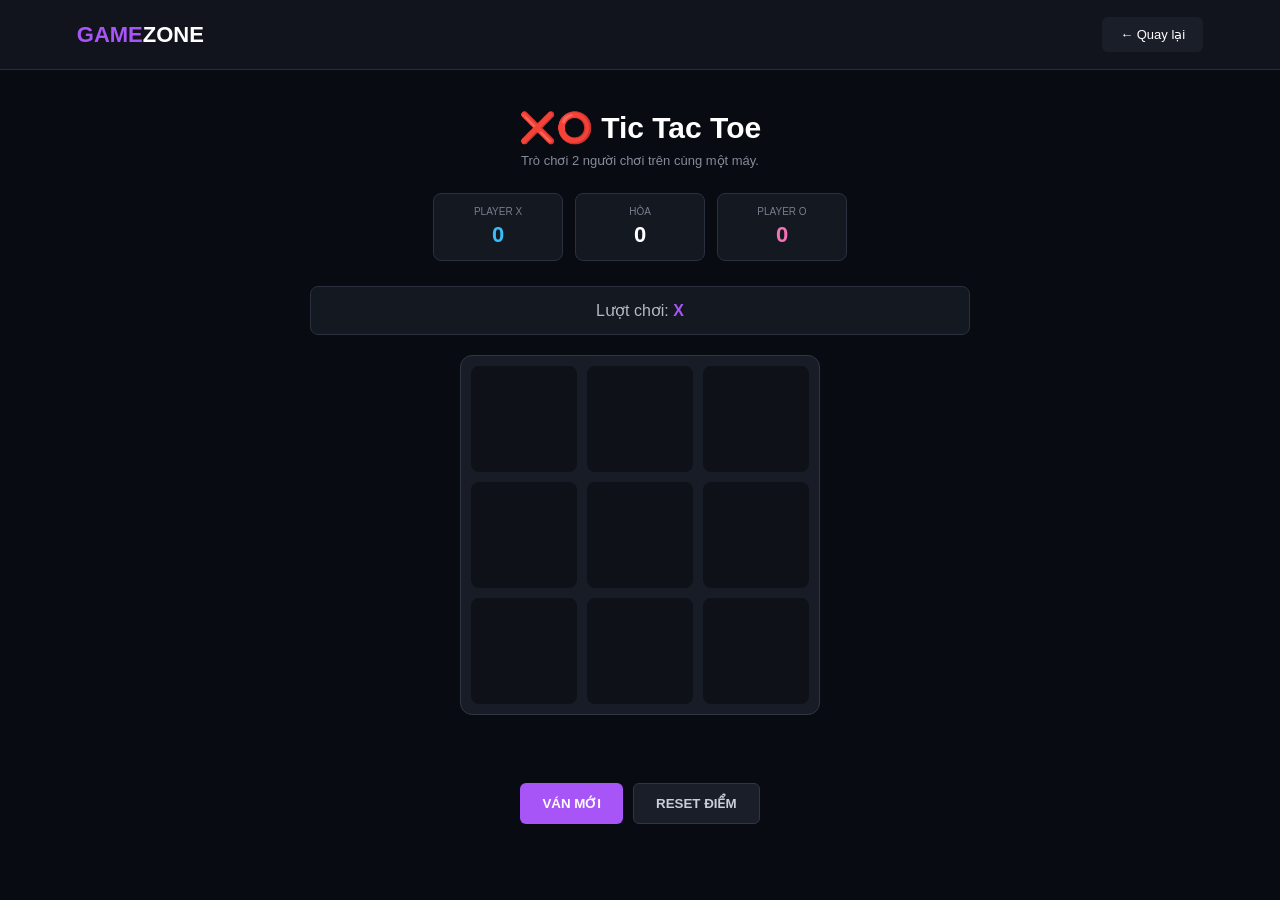
<file: games/tictactoe.html>
<!DOCTYPE html>
<html lang="vi">
<head>
    <meta charset="UTF-8">
    <meta name="viewport" content="width=device-width, initial-scale=1.0">

    <title>Tic Tac Toe - GameZone</title>

    <style>
        * {
            margin: 0;
            padding: 0;
            box-sizing: border-box;
        }

        body {
            min-height: 100vh;
            background: #090b12;
            color: white;
            font-family: Arial, Helvetica, sans-serif;
        }

        .top-bar {
            height: 70px;
            padding: 0 6%;

            display: flex;
            align-items: center;
            justify-content: space-between;

            background: #11141d;
            border-bottom: 1px solid #292e3b;
        }

        .logo {
            color: white;
            text-decoration: none;

            font-size: 22px;
            font-weight: 900;
        }

        .logo span {
            color: #a855f7;
        }

        .back-button {
            padding: 10px 18px;

            background: #1a1e28;
            color: white;

            text-decoration: none;

            border-radius: 6px;

            font-size: 13px;
        }

        .back-button:hover {
            background: #a855f7;
            color: white;
        }

        .game-wrapper {
            width: 100%;
            max-width: 700px;

            margin: auto;

            padding: 40px 20px;
        }

        .game-header {
            text-align: center;

            margin-bottom: 25px;
        }

        .game-header h1 {
            font-size: 30px;
        }

        .game-header p {
            margin-top: 8px;

            color: #858b99;

            font-size: 13px;
        }

        .score-board {
            display: flex;

            justify-content: center;

            gap: 12px;

            margin-bottom: 25px;
        }

        .score-box {
            width: 130px;

            padding: 12px;

            background: #141821;

            border: 1px solid #2a303e;

            border-radius: 8px;

            text-align: center;
        }

        .score-box small {
            display: block;

            color: #777e8d;

            font-size: 10px;

            margin-bottom: 5px;
        }

        .score-box span {
            font-size: 22px;

            font-weight: bold;
        }

        #xScore {
            color: #38bdf8;
        }

        #oScore {
            color: #f472b6;
        }

        .turn {
            padding: 14px;

            margin-bottom: 20px;

            background: #141821;

            border: 1px solid #2a303e;

            border-radius: 8px;

            text-align: center;

            color: #b4bac6;
        }

        #turnText {
            color: #a855f7;

            font-weight: bold;
        }

        .board {
            width: 360px;
            height: 360px;

            max-width: 100%;

            margin: auto;

            display: grid;

            grid-template-columns:
                repeat(3, 1fr);

            gap: 10px;

            padding: 10px;

            background: #181c27;

            border: 1px solid #303644;

            border-radius: 12px;
        }

        .cell {
            border: none;

            border-radius: 8px;

            background: #0e1118;

            color: white;

            font-size: 60px;

            font-weight: bold;

            cursor: pointer;

            transition:
                background 0.15s,
                transform 0.15s;
        }

        .cell:hover {
            background: #1b202b;

            transform: scale(0.97);
        }

        .cell.x {
            color: #38bdf8;
        }

        .cell.o {
            color: #f472b6;
        }

        .cell.winner {
            background: #272d3a;

            box-shadow:
                0 0 20px
                rgba(168, 85, 247, 0.35);
        }

        .buttons {
            display: flex;

            justify-content: center;

            gap: 10px;

            margin-top: 25px;
        }

        .button {
            padding: 12px 22px;

            border: none;

            border-radius: 6px;

            cursor: pointer;

            font-weight: bold;

            background: #a855f7;

            color: white;
        }

        .button:hover {
            background: #b86aff;
        }

        .button.secondary {
            background: #1a1e28;

            border: 1px solid #303644;

            color: #c9ced8;
        }

        .button.secondary:hover {
            background: #242936;
        }

        .result {
            min-height: 25px;

            margin-top: 18px;

            text-align: center;

            color: #c8cdd6;

            font-size: 14px;
        }

        @media (max-width: 500px) {

            .board {
                width: 320px;
                height: 320px;
            }

            .cell {
                font-size: 50px;
            }

        }
    </style>
</head>

<body>

<header class="top-bar">

    <a href="../index.html" class="logo">
        <span>GAME</span>ZONE
    </a>

    <a href="../index.html" class="back-button">
        ← Quay lại
    </a>

</header>


<main class="game-wrapper">

    <div class="game-header">

        <h1>❌⭕ Tic Tac Toe</h1>

        <p>
            Trò chơi 2 người chơi trên cùng một máy.
        </p>

    </div>


    <div class="score-board">

        <div class="score-box">

            <small>
                PLAYER X
            </small>

            <span id="xScore">
                0
            </span>

        </div>


        <div class="score-box">

            <small>
                HÒA
            </small>

            <span id="drawScore">
                0
            </span>

        </div>


        <div class="score-box">

            <small>
                PLAYER O
            </small>

            <span id="oScore">
                0
            </span>

        </div>

    </div>


    <div class="turn">

        Lượt chơi:
        <span id="turnText">
            X
        </span>

    </div>


    <div
        class="board"
        id="board">

        <button class="cell" data-index="0"></button>
        <button class="cell" data-index="1"></button>
        <button class="cell" data-index="2"></button>

        <button class="cell" data-index="3"></button>
        <button class="cell" data-index="4"></button>
        <button class="cell" data-index="5"></button>

        <button class="cell" data-index="6"></button>
        <button class="cell" data-index="7"></button>
        <button class="cell" data-index="8"></button>

    </div>


    <div
        class="result"
        id="result">
    </div>


    <div class="buttons">

        <button
            class="button"
            id="newGame">

            VÁN MỚI

        </button>


        <button
            class="button secondary"
            id="resetScore">

            RESET ĐIỂM

        </button>

    </div>

</main>


<script src="tictactoe.js"></script>

</body>
</html>
</file>
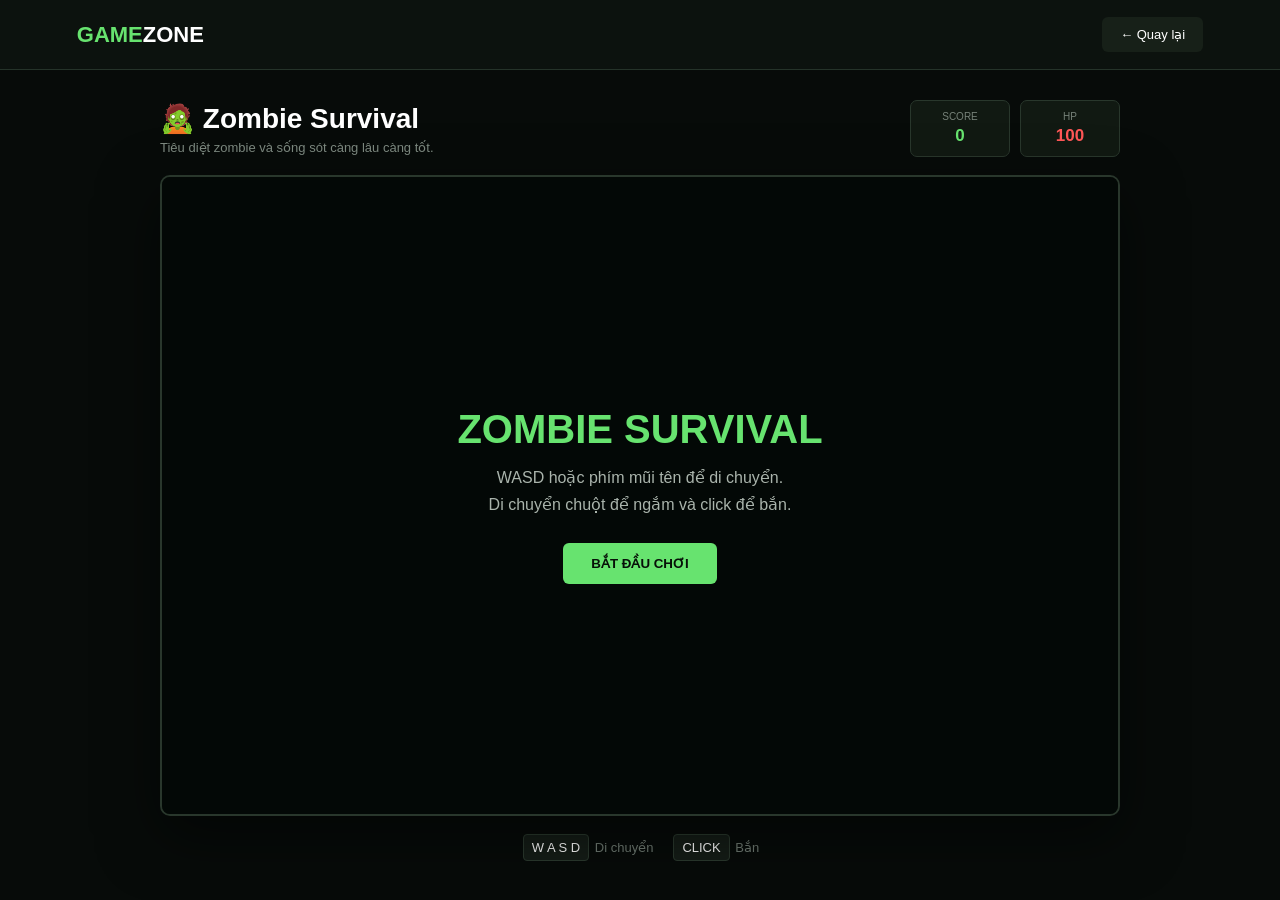
<file: games/zombie.html>
<!DOCTYPE html>
<html lang="vi">
<head>
    <meta charset="UTF-8">
    <meta name="viewport" content="width=device-width, initial-scale=1.0">

    <title>Zombie Survival - GameZone</title>

    <style>
        * {
            margin: 0;
            padding: 0;
            box-sizing: border-box;
        }

        body {
            min-height: 100vh;
            background: #070b09;
            color: white;
            font-family: Arial, Helvetica, sans-serif;
        }

        .top-bar {
            height: 70px;
            padding: 0 6%;

            display: flex;
            align-items: center;
            justify-content: space-between;

            background: #0c120e;
            border-bottom: 1px solid #253329;
        }

        .logo {
            color: white;
            text-decoration: none;

            font-size: 22px;
            font-weight: 900;
        }

        .logo span {
            color: #67e36f;
        }

        .back-button {
            padding: 10px 18px;

            background: #172018;
            color: white;

            text-decoration: none;

            border-radius: 6px;

            font-size: 13px;
        }

        .back-button:hover {
            background: #67e36f;
            color: #071008;
        }

        .game-wrapper {
            width: 100%;
            max-width: 1000px;

            margin: auto;

            padding: 30px 20px;
        }

        .game-header {
            display: flex;

            align-items: center;
            justify-content: space-between;

            margin-bottom: 18px;
        }

        .game-header h1 {
            font-size: 28px;
        }

        .game-header p {
            color: #7e8a81;
            font-size: 13px;

            margin-top: 5px;
        }

        .stats {
            display: flex;
            gap: 10px;
        }

        .stat-box {
            min-width: 100px;

            padding: 10px 15px;

            text-align: center;

            background: #111912;

            border: 1px solid #29372c;

            border-radius: 7px;
        }

        .stat-box small {
            display: block;

            color: #778279;

            font-size: 10px;

            margin-bottom: 4px;
        }

        .stat-box span {
            font-size: 17px;

            font-weight: bold;

            color: #67e36f;
        }

        .health span {
            color: #ff5757;
        }

        .canvas-wrapper {
            position: relative;

            width: 100%;

            overflow: hidden;

            border: 2px solid #29372c;

            border-radius: 10px;

            background: #0a100c;

            box-shadow:
                0 20px 60px
                rgba(0, 0, 0, 0.5);
        }

        canvas {
            display: block;

            width: 100%;
            height: auto;

            cursor: crosshair;
        }

        .start-screen {
            position: absolute;

            inset: 0;

            z-index: 10;

            display: flex;

            flex-direction: column;

            align-items: center;

            justify-content: center;

            text-align: center;

            background: rgba(3, 8, 5, 0.86);
        }

        .start-screen h2 {
            color: #67e36f;

            font-size: 40px;

            margin-bottom: 12px;
        }

        .start-screen p {
            color: #aab4ac;

            line-height: 1.7;

            margin-bottom: 25px;
        }

        .start-button {
            padding: 13px 28px;

            border: none;

            border-radius: 6px;

            background: #67e36f;

            color: #071008;

            font-weight: bold;

            cursor: pointer;
        }

        .start-button:hover {
            background: #8af28f;
        }

        .controls {
            margin-top: 18px;

            display: flex;

            justify-content: center;

            gap: 18px;

            flex-wrap: wrap;

            color: #707b73;

            font-size: 13px;
        }

        .key {
            display: inline-block;

            padding: 5px 8px;

            margin: 0 2px;

            background: #151d17;

            border: 1px solid #2b392e;

            border-radius: 4px;

            color: white;
        }

        @media (max-width: 700px) {

            .game-header {
                flex-direction: column;

                align-items: flex-start;

                gap: 15px;
            }

            .stats {
                width: 100%;
            }

            .stat-box {
                flex: 1;
            }

            .start-screen h2 {
                font-size: 28px;
            }
        }
    </style>
</head>

<body>

<header class="top-bar">

    <a href="../index.html" class="logo">
        <span>GAME</span>ZONE
    </a>

    <a href="../index.html" class="back-button">
        ← Quay lại
    </a>

</header>


<main class="game-wrapper">

    <div class="game-header">

        <div>
            <h1>🧟 Zombie Survival</h1>

            <p>
                Tiêu diệt zombie và sống sót càng lâu càng tốt.
            </p>
        </div>

        <div class="stats">

            <div class="stat-box">
                <small>SCORE</small>
                <span id="score">0</span>
            </div>

            <div class="stat-box health">
                <small>HP</small>
                <span id="health">100</span>
            </div>

        </div>

    </div>


    <div class="canvas-wrapper">

        <canvas
            id="gameCanvas"
            width="900"
            height="600">
        </canvas>


        <div
            class="start-screen"
            id="startScreen">

            <h2>ZOMBIE SURVIVAL</h2>

            <p>
                WASD hoặc phím mũi tên để di chuyển.<br>
                Di chuyển chuột để ngắm và click để bắn.
            </p>

            <button
                class="start-button"
                id="startButton">

                BẮT ĐẦU CHƠI

            </button>

        </div>

    </div>


    <div class="controls">

        <span>
            <span class="key">W A S D</span>
            Di chuyển
        </span>

        <span>
            <span class="key">CLICK</span>
            Bắn
        </span>

    </div>

</main>


<script src="zombie.js"></script>

</body>
</html>
</file>
